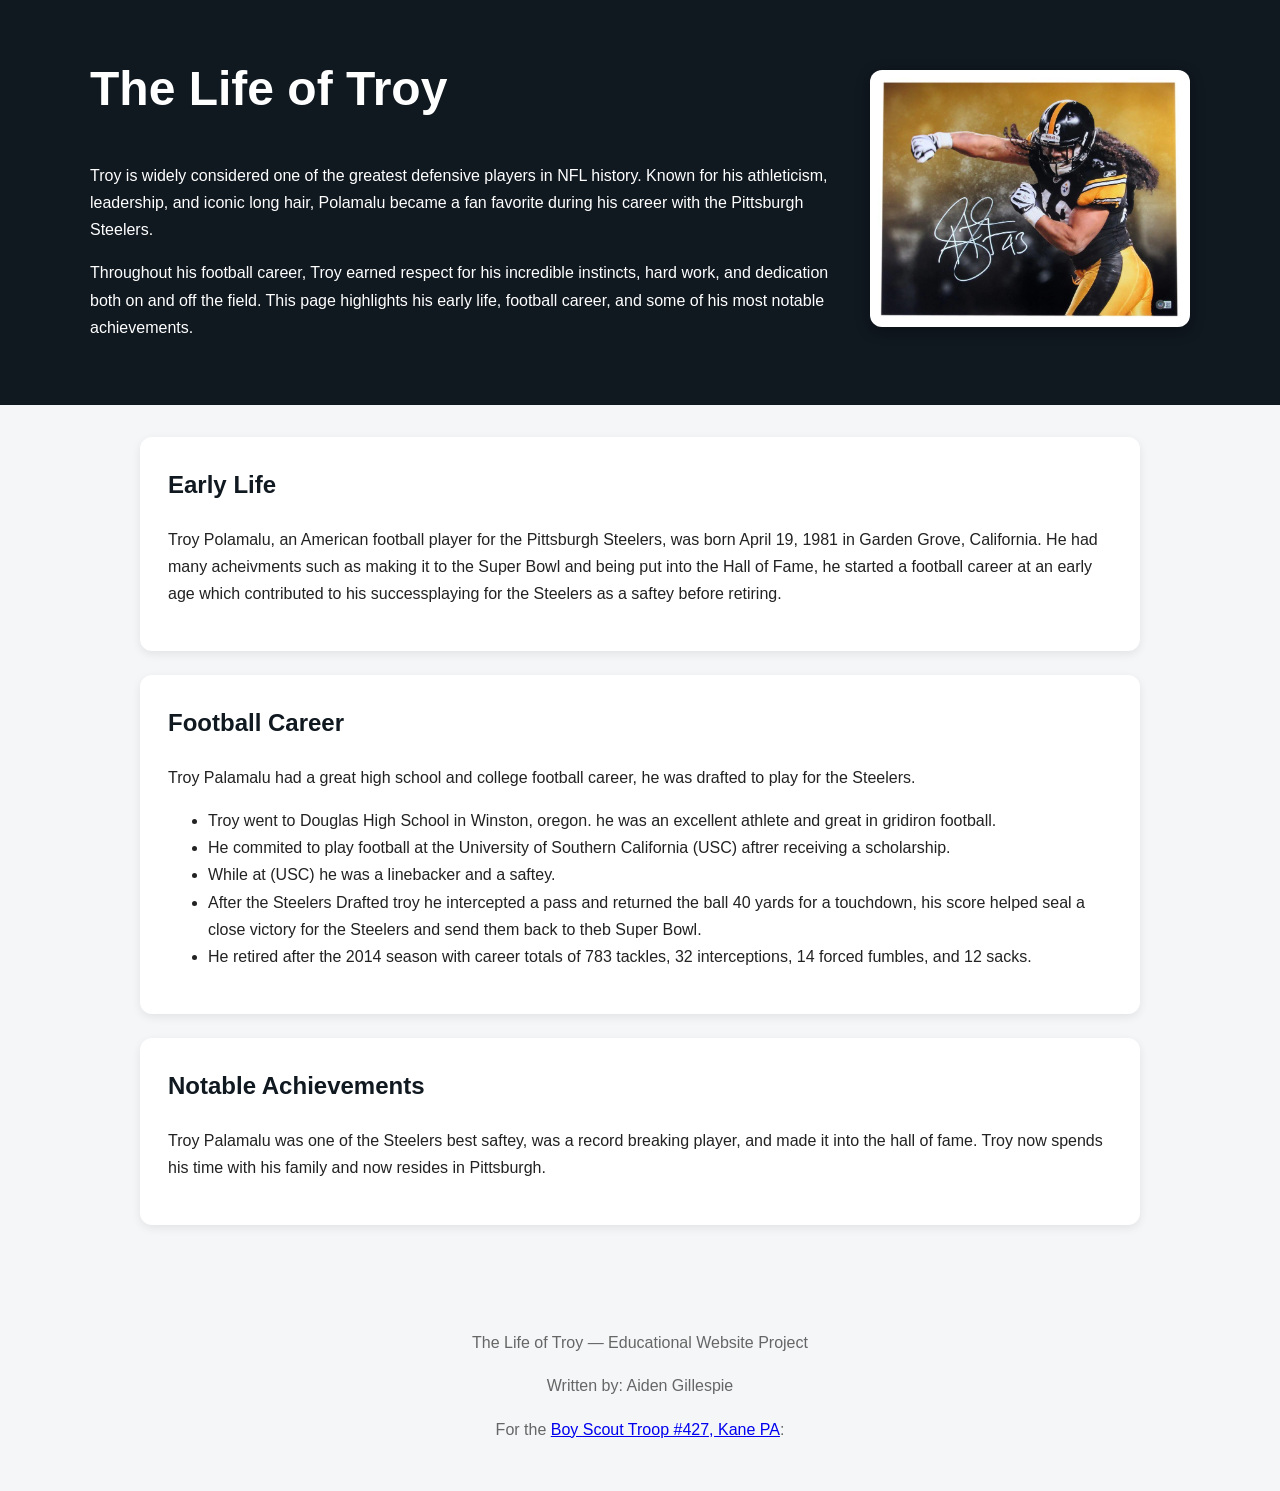
<file: index.html>
<!doctype html>
<html lang="en">
<head>
  <meta charset="utf-8">
  <meta name="viewport" content="width=device-width, initial-scale=1">
  <title>The Life of Troy</title>
  <link rel="stylesheet" href="styles.css">
</head>

<body>

  <header class="hero">
    <div class="hero-content">

      <div class="hero-text">
        <h1>The Life of Troy</h1>

        <p>
          Troy is widely considered one of the greatest defensive players in NFL history.
          Known for his athleticism, leadership, and iconic long hair, Polamalu became
          a fan favorite during his career with the Pittsburgh Steelers.
        </p>

        <p>
          Throughout his football career, Troy earned respect for his incredible instincts,
          hard work, and dedication both on and off the field. This page highlights his
          early life, football career, and some of his most notable achievements.
        </p>
      </div>

      <div class="hero-image-container">
        <img
          src="images/troy_polamalu.jpg"
          alt="Troy Polamalu"
          class="hero-image">
      </div>

    </div>
  </header>

  <main class="container">

    <section class="card">
      <h2>Early Life</h2>

      <p>
        Troy Polamalu, an American football player for the Pittsburgh Steelers, was born April 19, 1981 in Garden Grove, California. He had many acheivments such as making it to the Super Bowl and being put into the Hall of Fame, he started a football career at an early age which contributed to his successplaying for the Steelers as a saftey before retiring. 
      </p>

    </section>

    <section class="card">
      <h2>Football Career</h2>

      <p>
        Troy Palamalu had a great high school and college football career, he was drafted to play for the Steelers.
        <ul>
            <li>Troy went to Douglas High School in Winston, oregon. he was an excellent athlete and great in gridiron football.</li>
            <li>He commited to play football at the University of Southern California (USC) aftrer receiving a scholarship.</li>
            <li>While at (USC) he was a linebacker and a saftey.</li>
            <li>After the Steelers Drafted troy he intercepted a pass and returned the ball 40 yards for a touchdown, his score helped seal a close victory for the Steelers and send them back to theb Super Bowl.</li>
            <li>He retired after the 2014 season with career totals of 783 tackles, 32 interceptions, 14 forced fumbles, and 12 sacks.</li>
      </p>

    </section>

    <section class="card">
      <h2>Notable Achievements</h2>

      <p>
        Troy Palamalu was one of the Steelers best saftey, was a record breaking player, and made it into the hall of fame. Troy now spends his time with his family and now resides in Pittsburgh.
      </p>

    </section>

  </main>

  <footer class="footer">
    <p>The Life of Troy — Educational Website Project</p>
    <p>Written by: Aiden Gillespie</p>
    <p>For the <a href="https://www.facebook.com/groups/1580354278678272/">Boy Scout Troop #427, Kane PA</a>:  </p>
  </footer>

</body>
</html>
</file>
<file: styles.css>
body {
  margin: 0;
  font-family: Arial, sans-serif;
  background: #f4f6f8;
  color: #222;
  line-height: 1.7;
}

.hero {
  background: #101820;
  color: white;
  padding: 3rem 1rem;
}

.hero-content {
  max-width: 1100px;
  margin: auto;
  display: flex;
  align-items: center;
  gap: 2rem;
  flex-wrap: wrap;
}

.hero-text {
  flex: 1;
  min-width: 300px;
}

.hero-text h1 {
  margin-top: 0;
  font-size: 3rem;
}

.hero-image-container {
  flex: 0 0 320px;
  text-align: center;
}

.hero-image {
  width: 100%;
  max-width: 320px;
  border-radius: 12px;
  box-shadow: 0 4px 14px rgba(0,0,0,0.35);
}

.container {
  max-width: 1000px;
  margin: auto;
  padding: 2rem 1rem;
}

.card {
  background: white;
  padding: 1.75rem;
  margin-bottom: 1.5rem;
  border-radius: 12px;
  box-shadow: 0 3px 10px rgba(0,0,0,0.08);
}

.card h2 {
  margin-top: 0;
  color: #101820;
}

.footer {
  text-align: center;
  padding: 2rem;
  color: #666;
}
</file>
